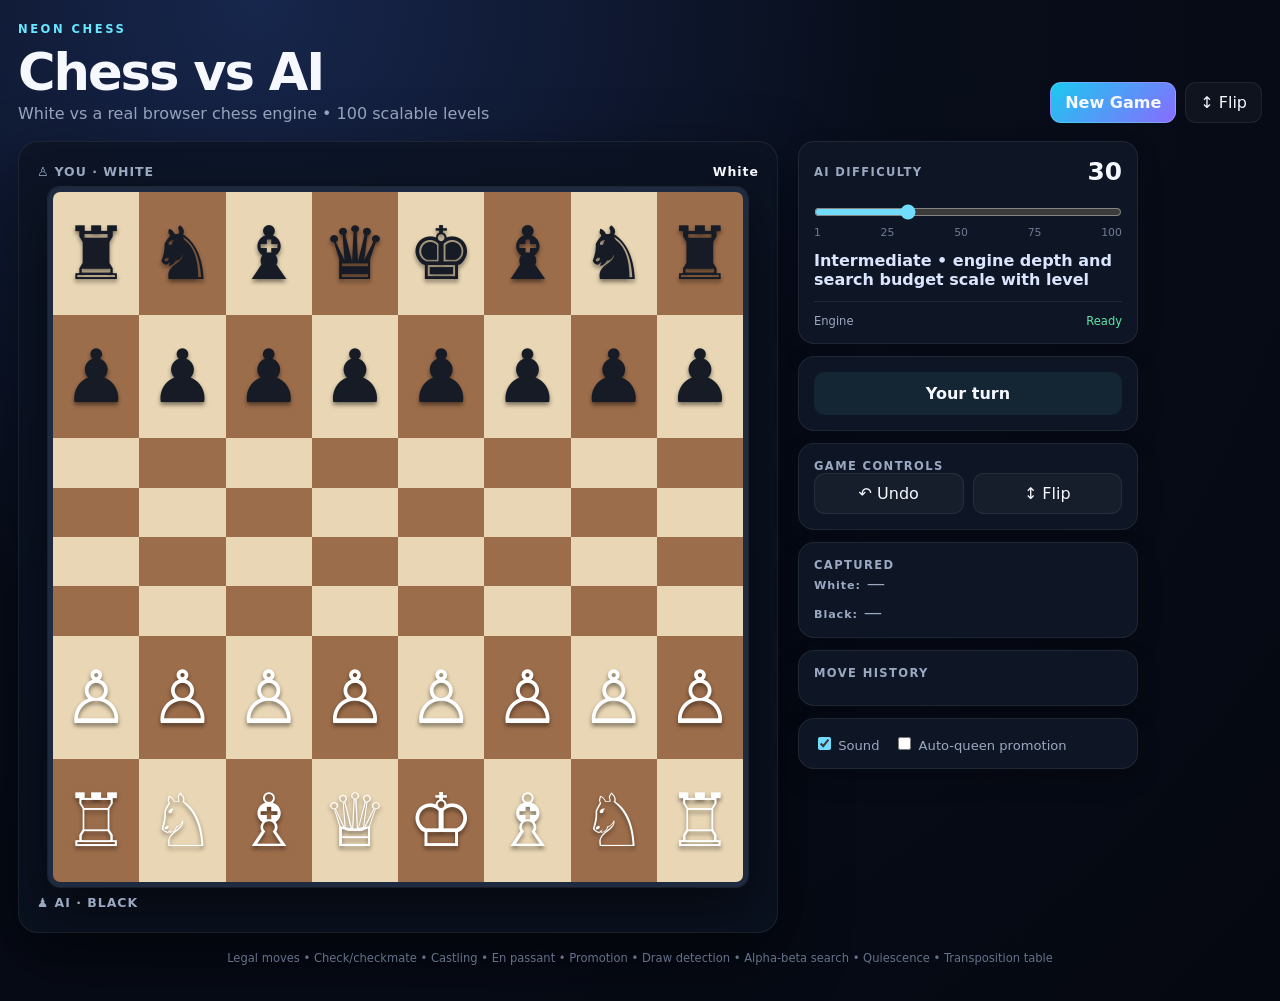
<file: index.html>
<!doctype html>
<html lang="en"><head><meta charset="utf-8"><meta name="viewport" content="width=device-width,initial-scale=1">
<title>Neon Chess — Chess vs AI</title><meta name="description" content="Play chess against a browser chess engine with 100 difficulty levels.">
<link rel="stylesheet" href="css/style.css"></head>
<body>
<main class="app">
<header class="top"><div><span class="eyebrow">NEON CHESS</span><h1>Chess vs AI</h1><p>White vs a real browser chess engine • 100 scalable levels</p></div>
<div class="top-actions"><button id="newGame" class="primary">New Game</button><button id="flip">↕ Flip</button></div></header>
<section class="layout">
<div class="board-wrap"><div class="playerbar"><span>♙ YOU · WHITE</span><span id="turn">White</span></div><div id="board" class="board" aria-label="Chess board"></div><div class="ai-bar"><span>♟ AI · BLACK</span><span id="thinking" class="thinking hidden">🤖 Thinking…</span></div></div>
<aside>
<section class="panel difficulty"><div class="panel-title"><span>AI DIFFICULTY</span><strong id="levelValue">30</strong></div><input id="level" type="range" min="1" max="100" value="30"><div class="range-labels"><span>1</span><span>25</span><span>50</span><span>75</span><span>100</span></div><p id="difficulty">Intermediate</p><div class="engine"><span>Engine</span><span id="nodes">Ready</span></div></section>
<section class="panel"><div class="status" id="status">Your turn</div></section>
<section class="panel"><div class="panel-title"><span>GAME CONTROLS</span></div><div class="controls"><button id="undo">↶ Undo</button><button id="flip">↕ Flip</button></div></section>
<section class="panel"><div class="panel-title"><span>CAPTURED</span></div><div id="captured" class="captured"></div></section>
<section class="panel history-panel"><div class="panel-title"><span>MOVE HISTORY</span></div><div id="history" class="history"></div></section>
<section class="panel settings"><label><input id="sound" type="checkbox" checked> Sound</label><label><input id="autoQueen" type="checkbox"> Auto-queen promotion</label></section>
</aside></section>
<footer>Legal moves • Check/checkmate • Castling • En passant • Promotion • Draw detection • Alpha-beta search • Quiescence • Transposition table</footer>
</main>
<div id="promotion" class="modal hidden"><div class="dialog"><h2>Promote pawn</h2><p>Choose your piece</p><div id="promotionChoices"></div><button id="promotionCancel" class="secondary">Cancel</button></div></div>
<div id="gameOverlay" class="modal hidden"><div class="dialog result"><div class="result-icon">♛</div><h2 id="overlayTitle">Game Over</h2><p id="overlayText"></p><button id="playAgain" class="primary">Play Again</button><button id="closeOverlay" class="secondary">Close</button></div></div>
<script src="js/engine.js"></script><script src="js/game.js"></script>
</body></html>
</file>
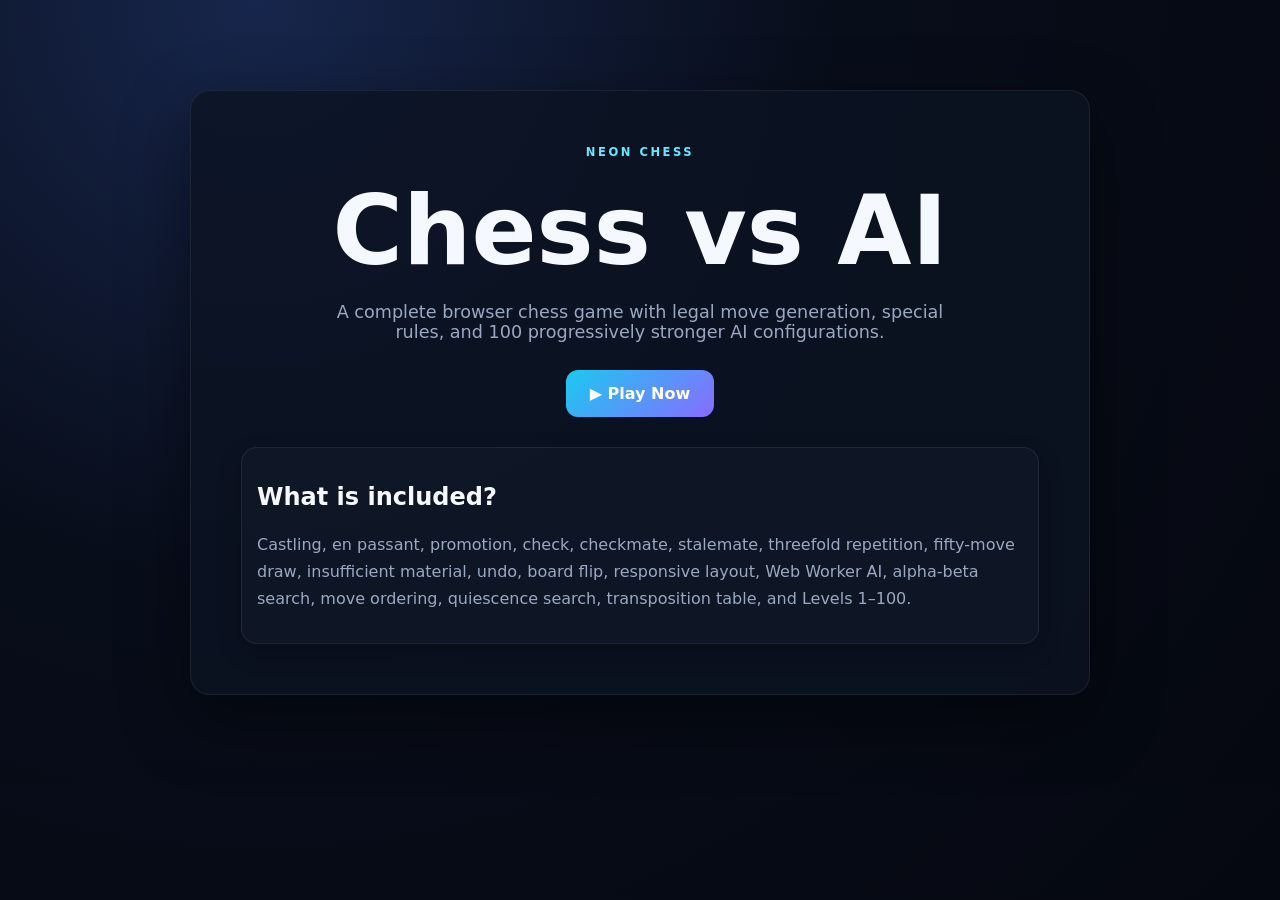
<file: play.html>
<!doctype html><html lang="en"><head><meta charset="utf-8"><meta name="viewport" content="width=device-width,initial-scale=1"><title>Neon Chess</title><link rel="stylesheet" href="css/style.css"></head><body><main class="app"><section class="board-wrap" style="max-width:900px;margin:8vh auto;padding:50px;text-align:center"><span class="eyebrow">NEON CHESS</span><h1 style="font-size:clamp(3rem,8vw,6rem);margin:15px 0">Chess vs AI</h1><p style="color:var(--muted);font-size:1.1rem;max-width:650px;margin:0 auto 28px">A complete browser chess game with legal move generation, special rules, and 100 progressively stronger AI configurations.</p><a class="primary" style="display:inline-block;text-decoration:none;color:#fff;padding:14px 24px;border-radius:12px" href="index.html">▶ Play Now</a><div class="panel" style="margin-top:30px;text-align:left"><h2>What is included?</h2><p style="color:var(--muted);line-height:1.7">Castling, en passant, promotion, check, checkmate, stalemate, threefold repetition, fifty-move draw, insufficient material, undo, board flip, responsive layout, Web Worker AI, alpha-beta search, move ordering, quiescence search, transposition table, and Levels 1–100.</p></div></section></main></body></html>
</file>
<file: css/style.css>
*{box-sizing:border-box} :root{--bg:#070b16;--panel:#101827e8;--line:#ffffff12;--text:#f6f8ff;--muted:#9ba8c2;--accent:#69e7ff;--accent2:#9b7cff;--light:#e9d6b4;--dark:#9c6d4b;--green:#5ee6a8;--danger:#ff5f7d}
html,body{margin:0;min-height:100%;font-family:Inter,ui-sans-serif,system-ui,-apple-system,Segoe UI,sans-serif;background:radial-gradient(circle at 20% 0,#17264c 0,#080d1a 45%,#050810 100%);color:var(--text)}
body{padding:18px}.app{width:min(1280px,100%);margin:auto}.top{display:flex;justify-content:space-between;gap:18px;align-items:end;margin-bottom:18px}.eyebrow{font-size:.72rem;letter-spacing:.22em;color:var(--accent);font-weight:800}.top h1{margin:5px 0 2px;font-size:clamp(2rem,4vw,3.2rem);letter-spacing:-.04em}.top p{margin:0;color:var(--muted)}button{font:inherit;color:var(--text);border:1px solid var(--line);background:#ffffff09;border-radius:11px;padding:10px 14px;cursor:pointer;transition:.18s}.top-actions{display:flex;gap:9px}.primary{background:linear-gradient(135deg,#1bc9f0,#886cff);border-color:#ffffff2a;font-weight:800}.secondary{margin-top:10px;width:100%}button:hover{transform:translateY(-1px);filter:brightness(1.12)}button:focus-visible{outline:3px solid #fff;outline-offset:2px}
.layout{display:grid;grid-template-columns:minmax(420px,760px) 340px;gap:20px;align-items:start}.board-wrap{background:#0c1322cc;border:1px solid var(--line);border-radius:20px;padding:14px;box-shadow:0 25px 70px #0007}.playerbar,.ai-bar{display:flex;justify-content:space-between;padding:8px 4px;color:var(--muted);font-size:.78rem;font-weight:800;letter-spacing:.08em}.thinking{color:var(--accent)}.board{width:min(100%,700px);aspect-ratio:1;margin:auto;display:grid;grid-template-columns:repeat(8,1fr);border:5px solid #1e2a40;border-radius:12px;overflow:hidden;box-shadow:0 0 0 1px #ffffff15,0 20px 50px #0008}.sq{border:0;border-radius:0;min-width:0;position:relative;display:grid;place-items:center;padding:0;font-size:clamp(2.25rem,7vw,4.6rem);line-height:1;cursor:pointer;user-select:none}.sq.light{background:var(--light)}.sq.dark{background:var(--dark)}.sq:hover{filter:brightness(1.08)}.piece{filter:drop-shadow(0 3px 2px #0007);z-index:2}.piece.w{color:#fff}.piece.b{color:#171b25}.selected{box-shadow:inset 0 0 0 5px #69e7ff, inset 0 0 25px #69e7ff55}.target:after{content:"";width:22%;height:22%;border-radius:50%;background:#58e6a8d9;position:absolute;box-shadow:0 0 14px #58e6a888}.capture{box-shadow:inset 0 0 0 5px var(--danger)}.last{background-image:linear-gradient(#69e7ff28,#69e7ff28)}.playerbar span:last-child,.ai-bar span:last-child{color:var(--text)}
aside{display:grid;gap:12px}.panel{background:var(--panel);border:1px solid var(--line);border-radius:16px;padding:15px;box-shadow:0 10px 25px #0003}.panel-title{display:flex;justify-content:space-between;align-items:center;color:var(--muted);font-size:.72rem;font-weight:900;letter-spacing:.12em}.panel-title strong{font-size:1.55rem;color:var(--text);letter-spacing:0}.difficulty input{width:100%;accent-color:#72dcff;margin:18px 0 6px}.range-labels{display:flex;justify-content:space-between;font-size:.68rem;color:#6f7b94}.difficulty p{margin:12px 0 0;color:#dbe5ff;font-weight:700}.engine{display:flex;justify-content:space-between;margin-top:12px;padding-top:12px;border-top:1px solid var(--line);font-size:.72rem;color:var(--muted)}.engine span:last-child{color:var(--green)}.status{text-align:center;padding:12px;border-radius:11px;background:#69e7ff12;font-weight:800}.status.check{background:#ff5f7d18;color:#ffd3dc}.status.over{background:#9b7cff1c}.controls{display:grid;grid-template-columns:1fr 1fr;gap:9px}.captured{display:flex;flex-direction:column;gap:8px;color:var(--muted);font-size:1.15rem;min-height:25px}.captured b{font-size:.7rem;letter-spacing:.08em;color:var(--muted)}.history-panel{max-height:300px}.history{overflow:auto;max-height:230px;margin-top:10px}.history>div{display:grid;grid-template-columns:38px 1fr;padding:6px 8px;border-radius:7px}.history>div:nth-child(even){background:#ffffff06}.history span{color:#68748d}.settings{display:flex;gap:15px;flex-wrap:wrap;color:var(--muted);font-size:.82rem}.settings input{accent-color:#72dcff}footer{text-align:center;color:#65718a;font-size:.72rem;padding:18px}
.modal{position:fixed;inset:0;background:#02040bcc;backdrop-filter:blur(7px);display:grid;place-items:center;padding:18px;z-index:20}.hidden{display:none}.dialog{width:min(420px,100%);padding:25px;border-radius:20px;background:#111a2b;border:1px solid #ffffff16;box-shadow:0 30px 80px #0009;text-align:center}.dialog h2{margin:0 0 6px}.dialog p{color:var(--muted)}#promotionChoices{display:grid;grid-template-columns:1fr 1fr;gap:9px;margin:18px 0}.dialog button{min-height:54px}.dialog button[data-piece]{font-size:1.7rem;display:flex;justify-content:center;gap:10px;align-items:center}.dialog button[data-piece] span{font-size:.8rem}.result-icon{font-size:3rem;margin-bottom:10px}
@media(max-width:980px){.layout{grid-template-columns:1fr}.board{width:min(92vw,680px)}aside{grid-template-columns:repeat(2,minmax(0,1fr))}.history-panel{max-height:none}}@media(max-width:620px){body{padding:8px}.top{align-items:start;flex-direction:column}.top-actions{width:100%}.top-actions button{flex:1}.board-wrap{padding:8px;border-radius:14px}.sq{font-size:clamp(2rem,11vw,3.4rem)}aside{grid-template-columns:1fr}.controls{grid-template-columns:1fr 1fr}}
@media(prefers-reduced-motion:reduce){*{transition:none!important}}
</file>
